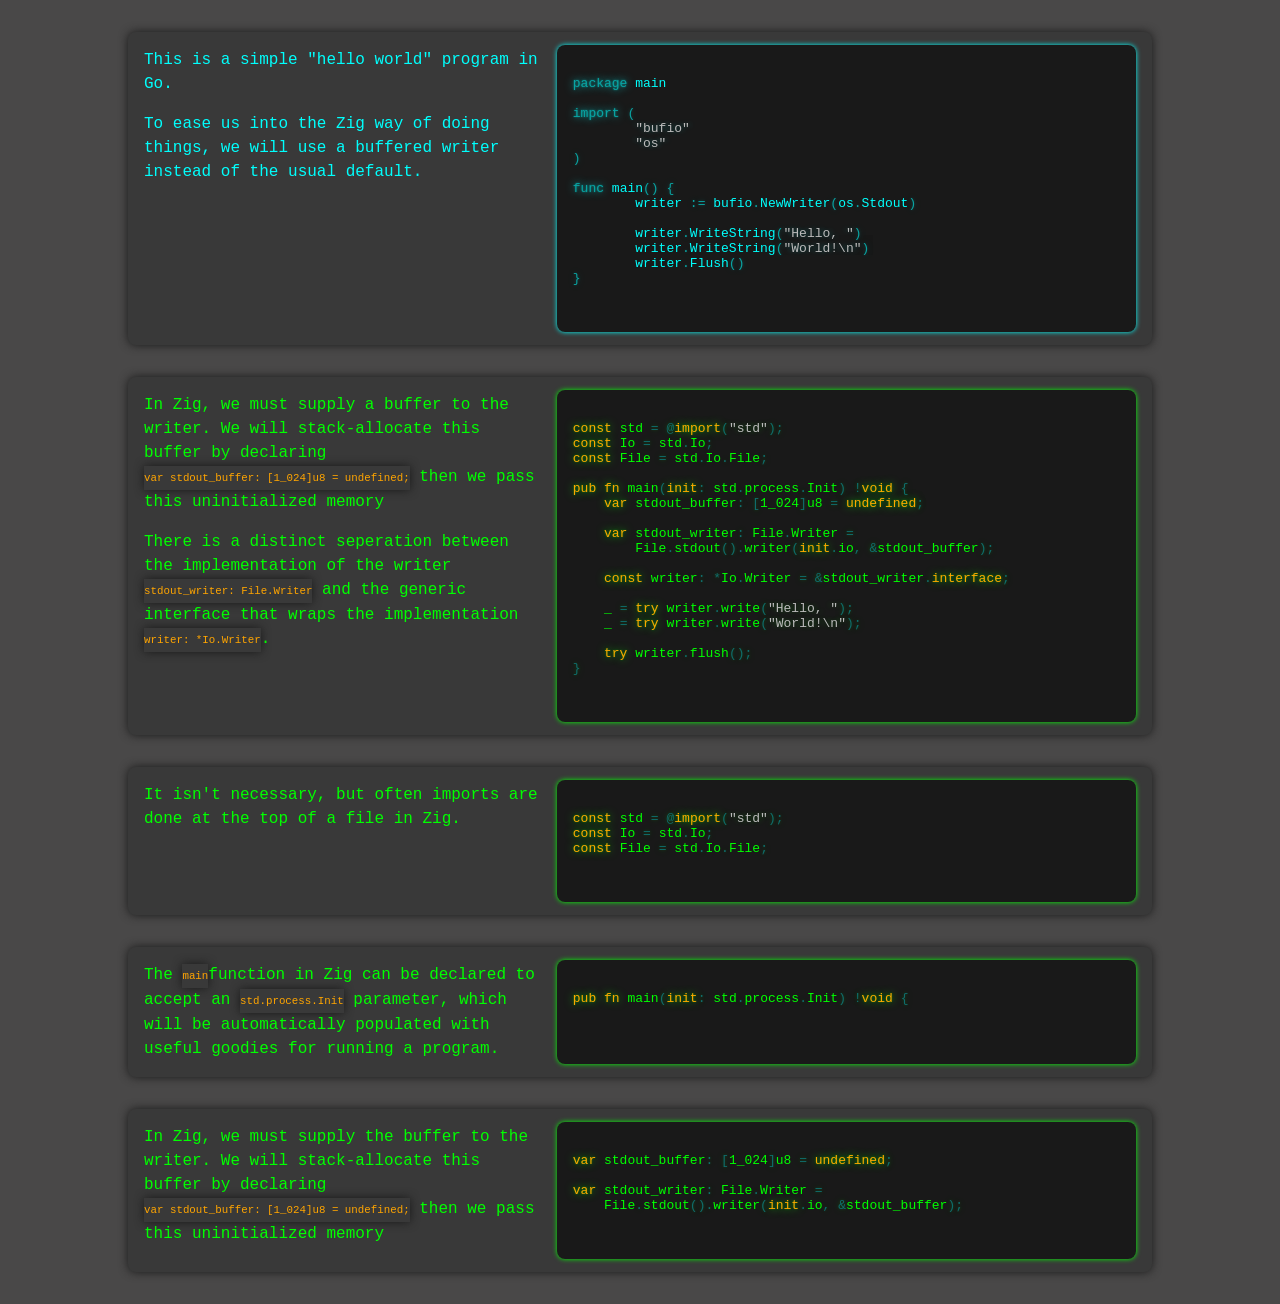
<file: docs/01_hello_world.html>
<!DOCTYPE html>
<html lang="en">
<head>
    <meta charset="UTF-8">
    <meta name="viewport" content="width=device-width, initial-scale=1.0">
    <title>Document</title>
    <link rel="stylesheet" href="main.css">
    <script src="microlight.js"></script>
</head>
<body>
<div class="example example--go">
    <div class="example__description example__description--go">
        <p>
            This is a simple "hello world" program in Go.
        </p>
        <p>
            To ease us into the Zig way of doing things, we will use a buffered writer
            instead of the usual default.
        </p>
    </div>
    <pre class="example__code example__code--go">
        <code>
package main

import (
	"bufio"
	"os"
)

func main() {
	writer := bufio.NewWriter(os.Stdout)

	writer.WriteString("Hello, ")
	writer.WriteString("World!\n")
	writer.Flush()
}
        </code>
    </pre>
</div>

<div class="example example--zig">
    <div class="example__description example__description--zig">
        <p>
            In Zig, we must supply a buffer to the writer. We
            will stack-allocate this buffer by declaring 
            <span class="inline-code">var stdout_buffer: [1_024]u8 = undefined;</span>
            then we pass this uninitialized memory
        </p>
        <p>
            There is a distinct seperation between the implementation of the writer
            <span class="inline-code">stdout_writer: File.Writer</span>
            and the generic interface that wraps the implementation
            <span class="inline-code">writer: *Io.Writer</span>.
        </p>
    </div>
    <pre class="example__code example__code--zig">
        <code>
const std = @import("std");
const Io = std.Io;
const File = std.Io.File;

pub fn main(init: std.process.Init) !void {
    var stdout_buffer: [1_024]u8 = undefined;

    var stdout_writer: File.Writer =
        File.stdout().writer(init.io, &stdout_buffer);

    const writer: *Io.Writer = &stdout_writer.interface;

    _ = try writer.write("Hello, ");
    _ = try writer.write("World!\n");

    try writer.flush();
}
        </code>
    </pre>
</div>

<div class="example example--zig">
    <div class="example__description example__description--zig">
        <p>
            It isn't necessary, but often imports are done at the top of a file in Zig.
        </p>
    </div>
    <pre class="example__code example__code--zig">
        <code>
const std = @import("std");
const Io = std.Io;
const File = std.Io.File;
        </code>
    </pre>
</div>

<div class="example example--zig">
    <div class="example__description example__description--zig">
        <p>
            The <span class="inline-code">main</span>function in Zig can be declared to accept an
            <span class="inline-code">std.process.Init</span> parameter, which will be automatically
            populated with useful goodies for running a program.
        </p>
    </div>
    <pre class="example__code example__code--zig">
        <code>
pub fn main(init: std.process.Init) !void {
        </code>
    </pre>
</div>

<div class="example example--zig">
    <div class="example__description example__description--zig">
        <p>
            In Zig, we must supply the buffer to the writer. We
            will stack-allocate this buffer by declaring 
            <span class="inline-code">var stdout_buffer: [1_024]u8 = undefined;</span>
            then we pass this uninitialized memory
        </p>
    </div>
    <pre class="example__code example__code--zig">
        <code>
var stdout_buffer: [1_024]u8 = undefined;

var stdout_writer: File.Writer =
    File.stdout().writer(init.io, &stdout_buffer);
        </code>
    </pre>
</div>
</body>
</html>
</file>
<file: docs/main.css>
pre {
    font-family : monospace;
    white-space : pre;
    padding: 1rem;
    border-radius: 0.5rem;
    background-color: #191919;

    color: var(--base-code-color);
    box-shadow: 0 0 5px var(--base-code-color);
}

body {
    background-color: #494848;
    color: #00ff00;
    font-family: 'Courier New', Courier, monospace;
    margin: 0;
    padding: 0rem 2rem;
}

.example {
    display: flex;
    overflow-x: auto;
    width: 62rem;
    margin: 2rem auto;
    background-color: #393939;
    border-radius: 0.5rem;
    box-shadow: 0px 0px 10px #1a1a1a;
    padding: 0rem 1rem;
}

.summary {
    width: 42rem;
    margin: auto;
}

.example--zig {
    --base-code-color: #00ff00;
    --keyword-color: orange;
    --punctuation-color: #09a4a3;
}

.example--go {
    --base-code-color: #00fffd;
    --keyword-color: #09a4a3;
    --punctuation-color: #00fffd;
}

.example__description {
    min-width: 40%;
    flex: 1;
    line-height: 1.5rem;
    padding-right: 1rem;
    color: var(--base-code-color)
}

.example__code {
    flex: 1000;
}


.example--go .inline-code {
    display: inline-block;
    background-color: #393939;
    box-shadow: 0px 0px 10px #1a1a1a;
    font-size: 0.675rem;
    color: white;
}


.example--zig .inline-code {
    display: inline-block;
    background-color: #393939;
    box-shadow: 0px 0px 10px #1a1a1a;
    font-size: 0.675rem;
    color: orange;
}
</file>
